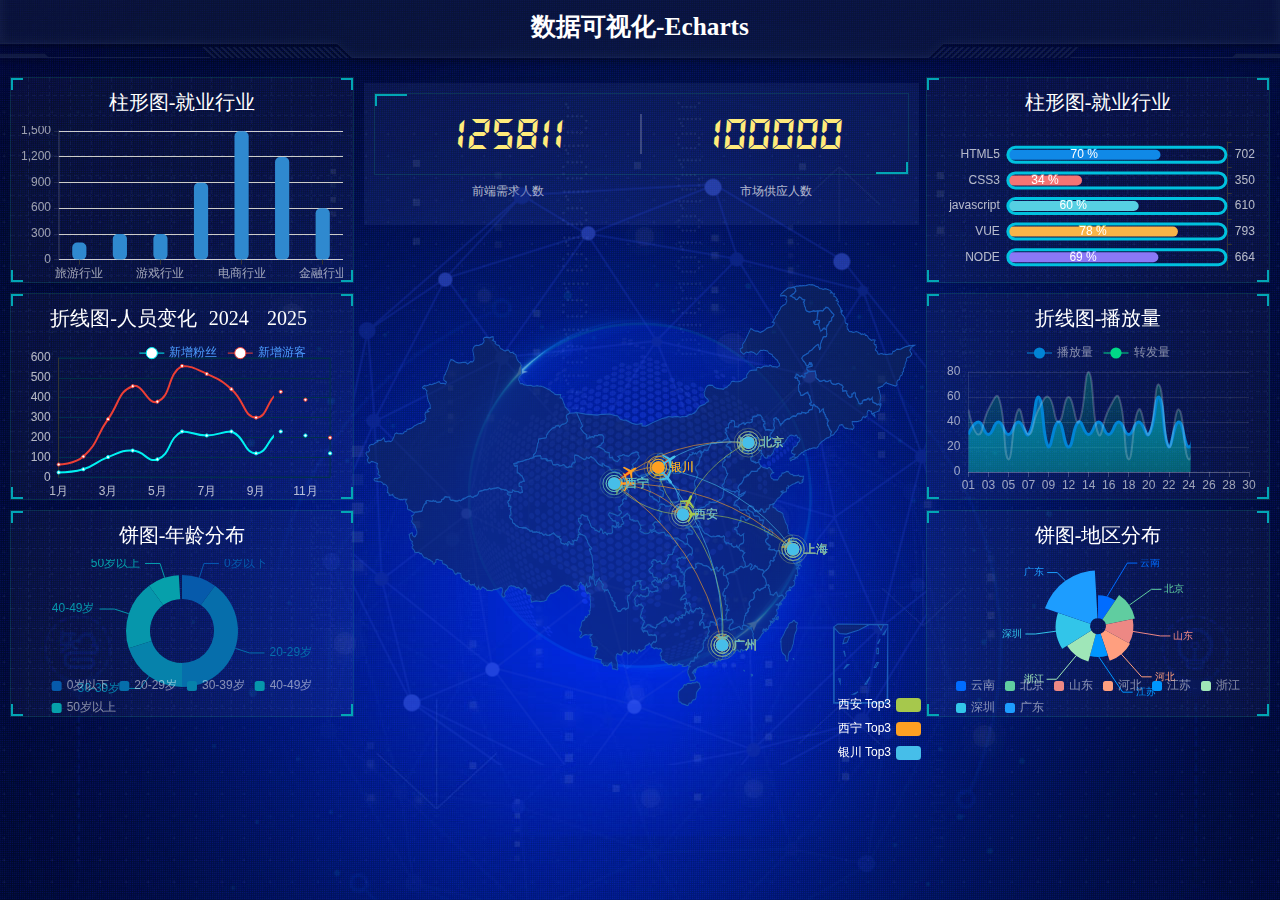
<file: echarts/index.html>
<!DOCTYPE html>
<html lang="en">

<head>
    <meta charset="UTF-8">
    <meta name="viewport" content="width=device-width, initial-scale=1.0">
    <title>数据可视化</title>
    <link rel="stylesheet" href="./css/index.css">
</head>

<body>
    <header>
        <h1>数据可视化-Echarts</h1>
        <div class="showTime"></div>
    </header>
    <section class="mainbox">
        <div class="column">
            <div class="panel bar">
                <h2>柱形图-就业行业</h2>
                <div class="chart">

                </div>
                <div class="panel-footer"></div>
            </div>
            <div class="panel line">
                <h2>折线图-人员变化
                    <a href="javascript:;">2024</a>
                    <a href="javascript:;">2025</a>
                </h2>
                <div class="chart">图表</div>
                <div class="panel-footer"></div>
            </div>
            <div class="panel pie">
                <h2>饼图-年龄分布</h2>
                <div class="chart">图表</div>
                <div class="panel-footer"></div>
            </div>
        </div>
        <div class="column">
            <div class="no">
                <div class="no-hd">
                    <ul>
                        <li>125811</li>
                        <li>100000</li>
                    </ul>
                </div>
                <div class="no-bd">
                    <ul>
                        <li>前端需求人数

                        </li>
                        <li>
                            市场供应人数
                        </li>
                    </ul>
                </div>
            </div>
            <div class="map">
                <div class="map1"></div>
                <div class="map2"></div>
                <div class="map3"></div>
                <div class="chart"></div>
            </div>
        </div>
        <div class="column">
            <div class="panel bar2">
                <h2>柱形图-就业行业</h2>
                <div class="chart"></div>
                <div class="panel-footer"></div>
            </div>
            <div class="panel line2">
                <h2>折线图-播放量</h2>
                <div class="chart">图表</div>
                <div class="panel-footer"></div>
            </div>
            <div class="panel pie1">
                <h2>饼图-地区分布</h2>
                <div class="chart">图表</div>
                <div class="panel-footer"></div>
            </div>
        </div>
    </section>
    <script>
        var t = null;
        t = setTimeout(time, 1000);
        function time() {
            clearTimeout(t);//清除定时器
            dt = new Date();
            var y = dt.getFullYear();
            var mt = dt.getMonth() + 1;
            var day = dt.getDate();
            var h = dt.getHours();
            var m = dt.getMinutes();
            var s = dt.getSeconds();
            document.querySelector(".showTime").innerHTML = "当前时间：" +
                y + "年" + mt + "月" + day + "日" +
                h + "时" + m + "分" + s + "秒";
            t = setTimeout(time, 1000);
        }
    </script>
    <script src="./js/flexible.js"></script>
    <script src="./js/echarts.min.js"></script>
    <script src="./js/jquery.js"></script>
    <script src="./js/china.js"></script>
    <script src="./js/index.js"></script>

</body>

</html>
</file>
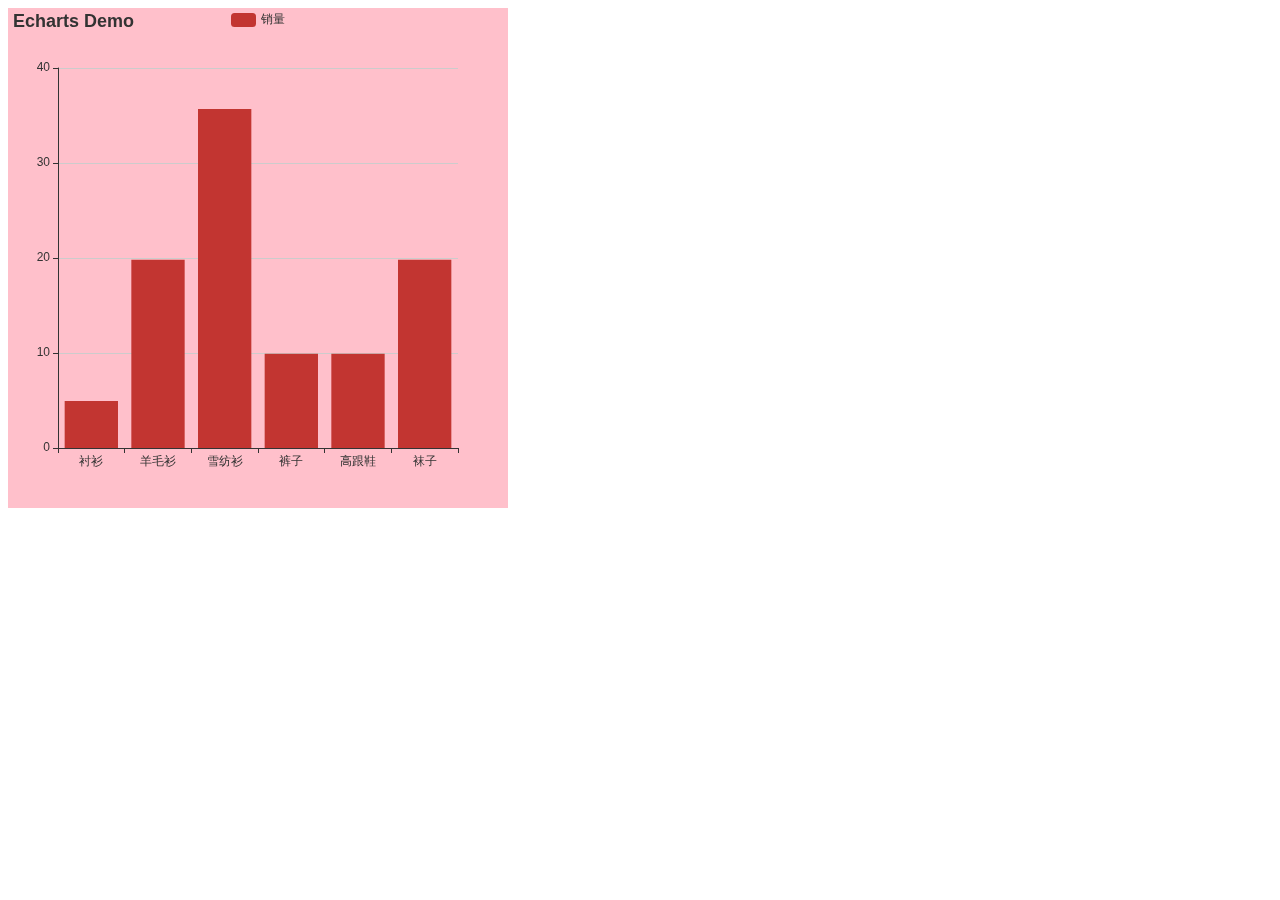
<file: myEcharts/index.html>
<!DOCTYPE html>
<html lang="en">

<head>
    <meta charset="UTF-8">
    <meta name="viewport" content="width=device-width, initial-scale=1.0">
    <title>Document</title>
    <style>
        .box {
            width: 500px;
            height: 500px;
            background-color: pink;
        }
    </style>
</head>

<body>
    <div class="box"></div>
    <script src="../echarts/js/echarts.min.js"></script>
    <script>
        var myChart = echarts.init(document.querySelector('.box'));
        var option = {
            title: {
                text: "Echarts Demo"
            },
            //提示框组件
            tooltip: {},
            //图例
            legend: {
                data: ["销量"]
                //series如果有name,这个图例可以删除
            },
            xAxis: {
                data: ["衬衫", "羊毛衫", "雪纺衫", "裤子", "高跟鞋", "袜子"]

            }, yAxis: {},
            series: [
                {
                    name: "销量",
                    type: "bar",
                    data: [5, 20, 36, 10, 10, 20]
                }
            ]
        };
        myChart.setOption(option);
    </script>
</body>

</html>
</file>
<file: echarts/css/index.css>
* {
  margin: 0;
  padding: 0;
  box-sizing: border-box;
}
li {
  list-style: none;
}
@font-face {
  font-family: electronicFont;
  src: url(../font/DS-DIGIT.TTF);
}
body {
  background: url(../images/bg.jpg) no-repeat top center;
  line-height: 1.15;
}
header {
  position: relative;
  height: 1.25rem;
  background: url(../images/head_bg.png) no-repeat top center;
  background-size: 100% 100%;
}
header h1 {
  font-size: 0.475rem;
  color: #fff;
  text-align: center;
  line-height: 1rem;
}
header .showTime {
  position: absolute;
  right: 0.375rem;
  line-height: 0.9375rem;
  font-size: 0.25rem;
  top: 0;
  color: rgba(255, 255, 255, 0.7);
}
.mainbox {
  display: flex;
  min-width: 1024px;
  max-width: 1920px;
  margin: 0 auto;
  padding: 10px 10px 0;
}
.mainbox .column {
  flex: 3;
}
.mainbox .column:nth-child(2) {
  flex: 5;
  overflow: hidden;
}
.mainbox .panel {
  position: relative;
  height: 3.875rem;
  border: 1px solid rgba(25, 186, 139, 0.17);
  background: url(../images/line.png) rgba(255, 255, 255, 0.03);
  padding: 0 0.1875rem 0.5rem;
  margin-bottom: 0.1875rem;
}
.mainbox .panel::before {
  position: absolute;
  top: 0;
  left: 0;
  width: 10px;
  height: 10px;
  border-left: 2px solid #02a6b5;
  border-top: 2px solid #02a6b5;
  content: "";
}
.mainbox .panel::after {
  position: absolute;
  top: 0;
  right: 0;
  width: 10px;
  height: 10px;
  border-top: 2px solid #02a6b5;
  border-right: 2px solid #02a6b5;
  content: "";
}
.mainbox .panel .panel-footer {
  position: absolute;
  bottom: 0;
  left: 0;
  width: 100%;
}
.mainbox .panel .panel-footer::before {
  position: absolute;
  left: 0;
  bottom: 0;
  width: 10px;
  height: 10px;
  border-left: 2px solid #02a6b5;
  border-bottom: 2px solid #02a6b5;
  content: "";
}
.mainbox .panel .panel-footer::after {
  position: absolute;
  bottom: 0;
  right: 0;
  width: 10px;
  height: 10px;
  border-bottom: 2px solid #02a6b5;
  border-right: 2px solid #02a6b5;
  content: "";
}
.mainbox .panel h2 {
  height: 48px;
  color: #fff;
  line-height: 48px;
  text-align: center;
  font-size: 20px;
  font-weight: 400;
}
.mainbox .panel h2 a {
  color: #fff;
  text-decoration: none;
  margin: 0 0.125rem;
}
.mainbox .panel .chart {
  height: 3rem;
}
.no {
  background: rgba(101, 132, 226, 0.1);
  padding: 0.1875rem;
  margin: 0.125rem 0.125rem 0 0.1875rem;
}
.no .no-hd {
  position: relative;
  border: 1px solid rgba(25, 186, 139, 0.17);
}
.no .no-hd::before {
  position: absolute;
  top: 0;
  left: 0;
  content: "";
  width: 30px;
  height: 10px;
  border-top: 2px solid #02a6b5;
  border-left: 2px solid #02a6b5;
}
.no .no-hd::after {
  position: absolute;
  bottom: 0;
  right: 0;
  content: "";
  width: 30px;
  height: 10px;
  border-bottom: 2px solid #02a6b5;
  border-right: 2px solid #02a6b5;
}
.no .no-hd ul {
  display: flex;
}
.no .no-hd ul li {
  flex: 1;
  position: relative;
  line-height: 80px;
  font-size: 0.875rem;
  color: #ffeb7b;
  text-align: center;
  font-family: electronicFont;
}
.no .no-hd ul li:first-child::after {
  position: absolute;
  content: "";
  top: 25%;
  right: 0;
  height: 50%;
  width: 2px;
  background: rgba(255, 255, 255, 0.2);
}
.no .no-bd ul {
  display: flex;
}
.no .no-bd ul li {
  flex: 1;
  text-align: center;
  color: rgba(255, 255, 255, 0.7);
  font-size: 0.225rem;
  height: 40px;
  padding-top: 10px;
}
.map {
  height: 10.125rem;
  position: relative;
}
.map .map1 {
  width: 6.475rem;
  height: 6.475rem;
  position: absolute;
  top: 50%;
  left: 50%;
  transform: translate(-50%, -50%);
  background: url(../images/map.png);
  background-size: 100% 100%;
  opacity: 0.3;
}
.map .map2 {
  position: absolute;
  top: 50%;
  left: 50%;
  transform: translate(-50%, -50%);
  width: 643px;
  height: 643px;
  background: url(../images/lbx.png);
  animation: rotate1 15s linear infinite;
  background-size: 100% 100%;
  opacity: 0.6;
}
.map .map3 {
  position: absolute;
  top: 50%;
  left: 50%;
  transform: translate(-50%, -50%);
  width: 7.075rem;
  height: 7.075rem;
  background: url(../images/jt.png);
  animation: rotate2 10s linear infinite;
  background-size: 100% 100%;
  opacity: 0.6;
}
.map .chart {
  position: absolute;
  top: 0;
  left: 0;
  width: 100%;
  height: 10.125rem;
}
@keyframes rotate1 {
  form {
    transform: translate(-50%, -50%) rotate(0deg);
  }
  to {
    transform: translate(-50%, -50%) rotate(360deg);
  }
}
@keyframes rotate2 {
  form {
    transform: translate(-50%, -50%) rotate(0deg);
  }
  to {
    transform: translate(-50%, -50%) rotate(-360deg);
  }
}
/* 约束屏幕尺寸 */
@media screen and (max-width: 1024px) {
  html {
    font-size: 42px !important;
  }
}
@media screen and (min-width: 1920px) {
  html {
    font-size: 80px !important;
  }
}
</file>
